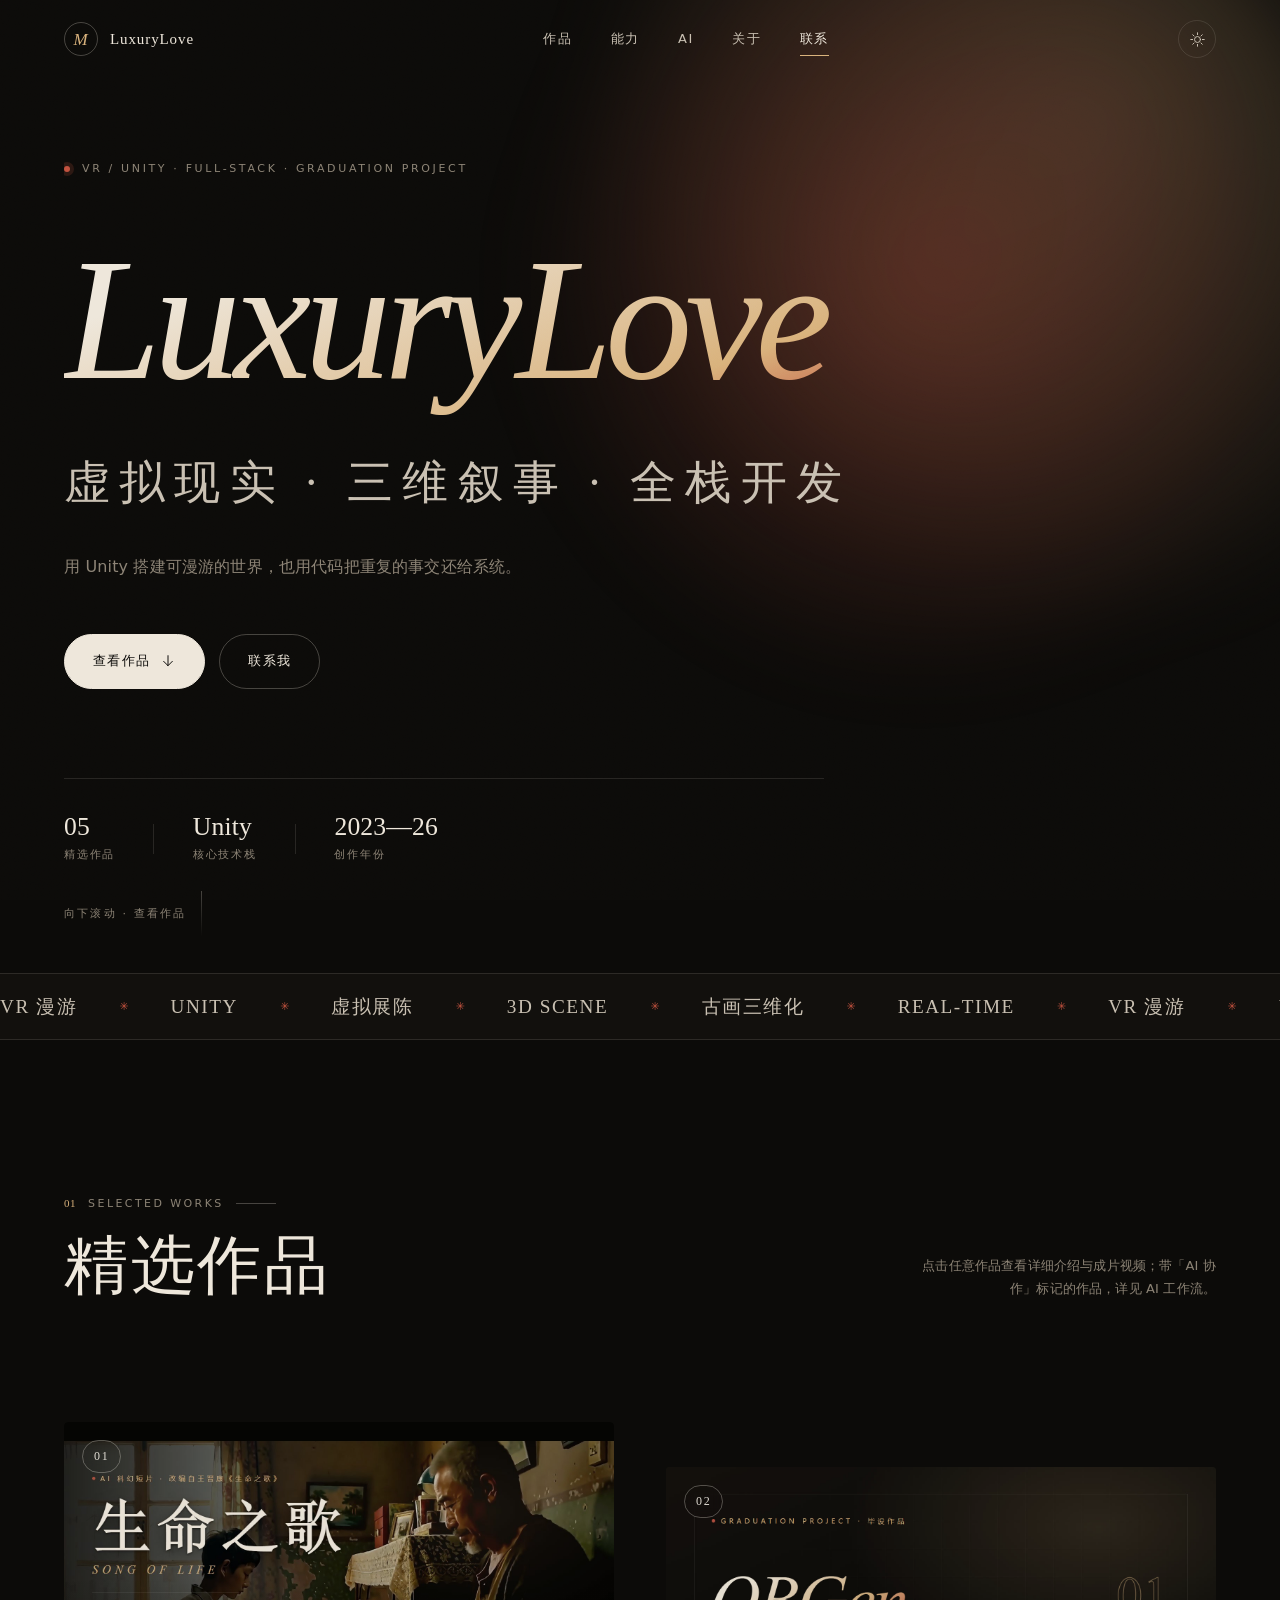
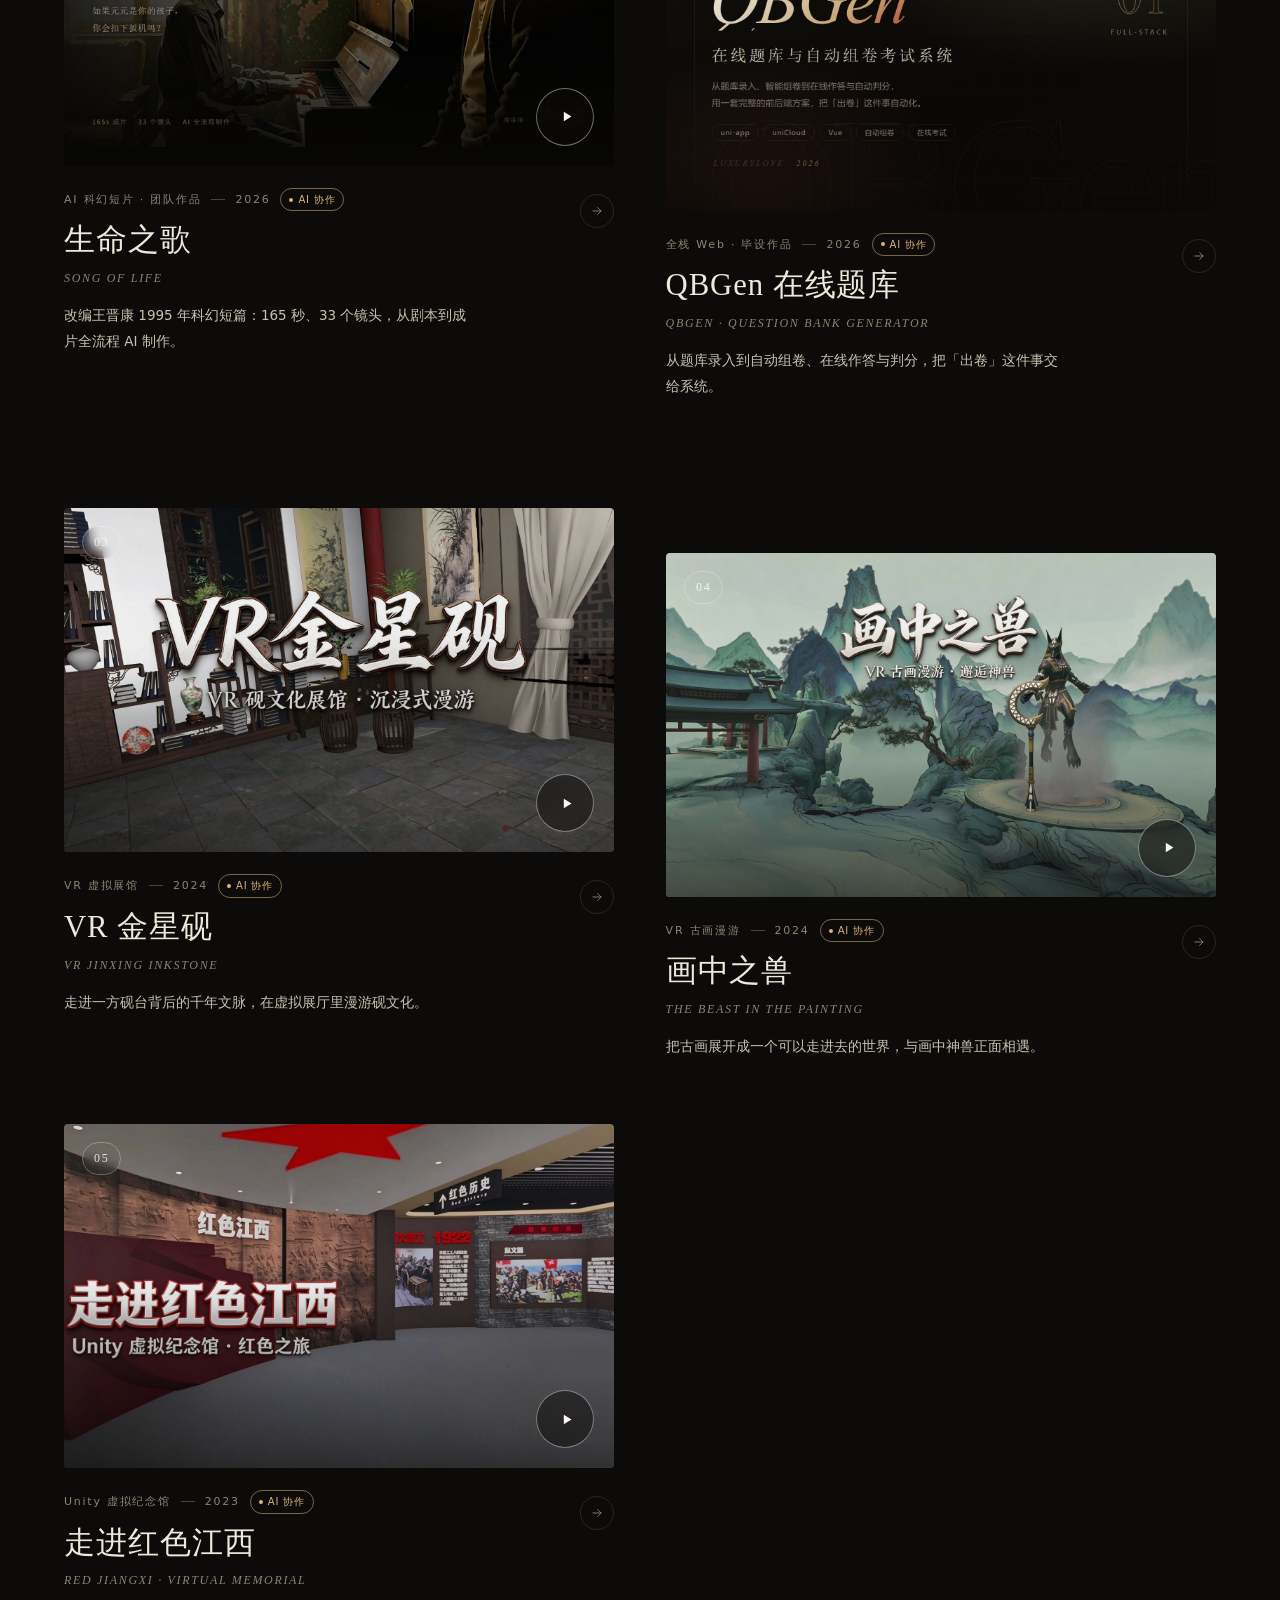
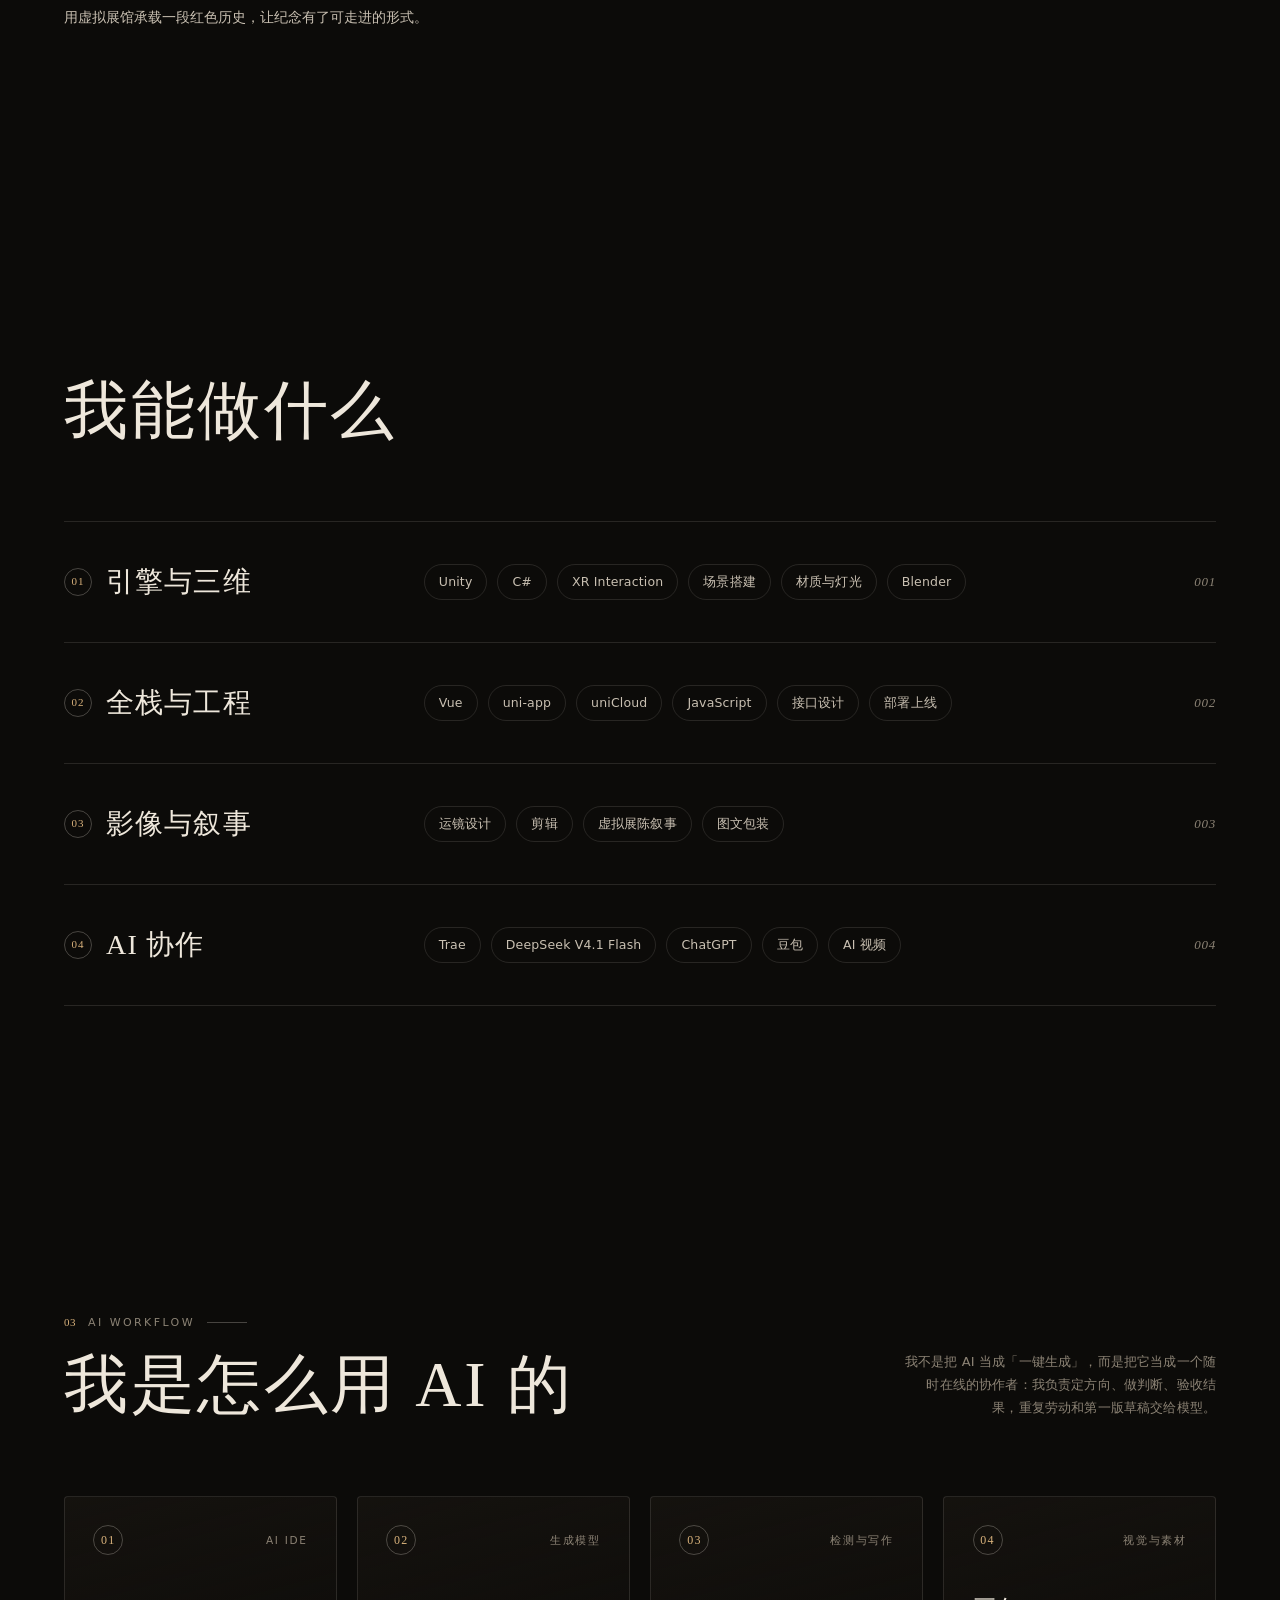
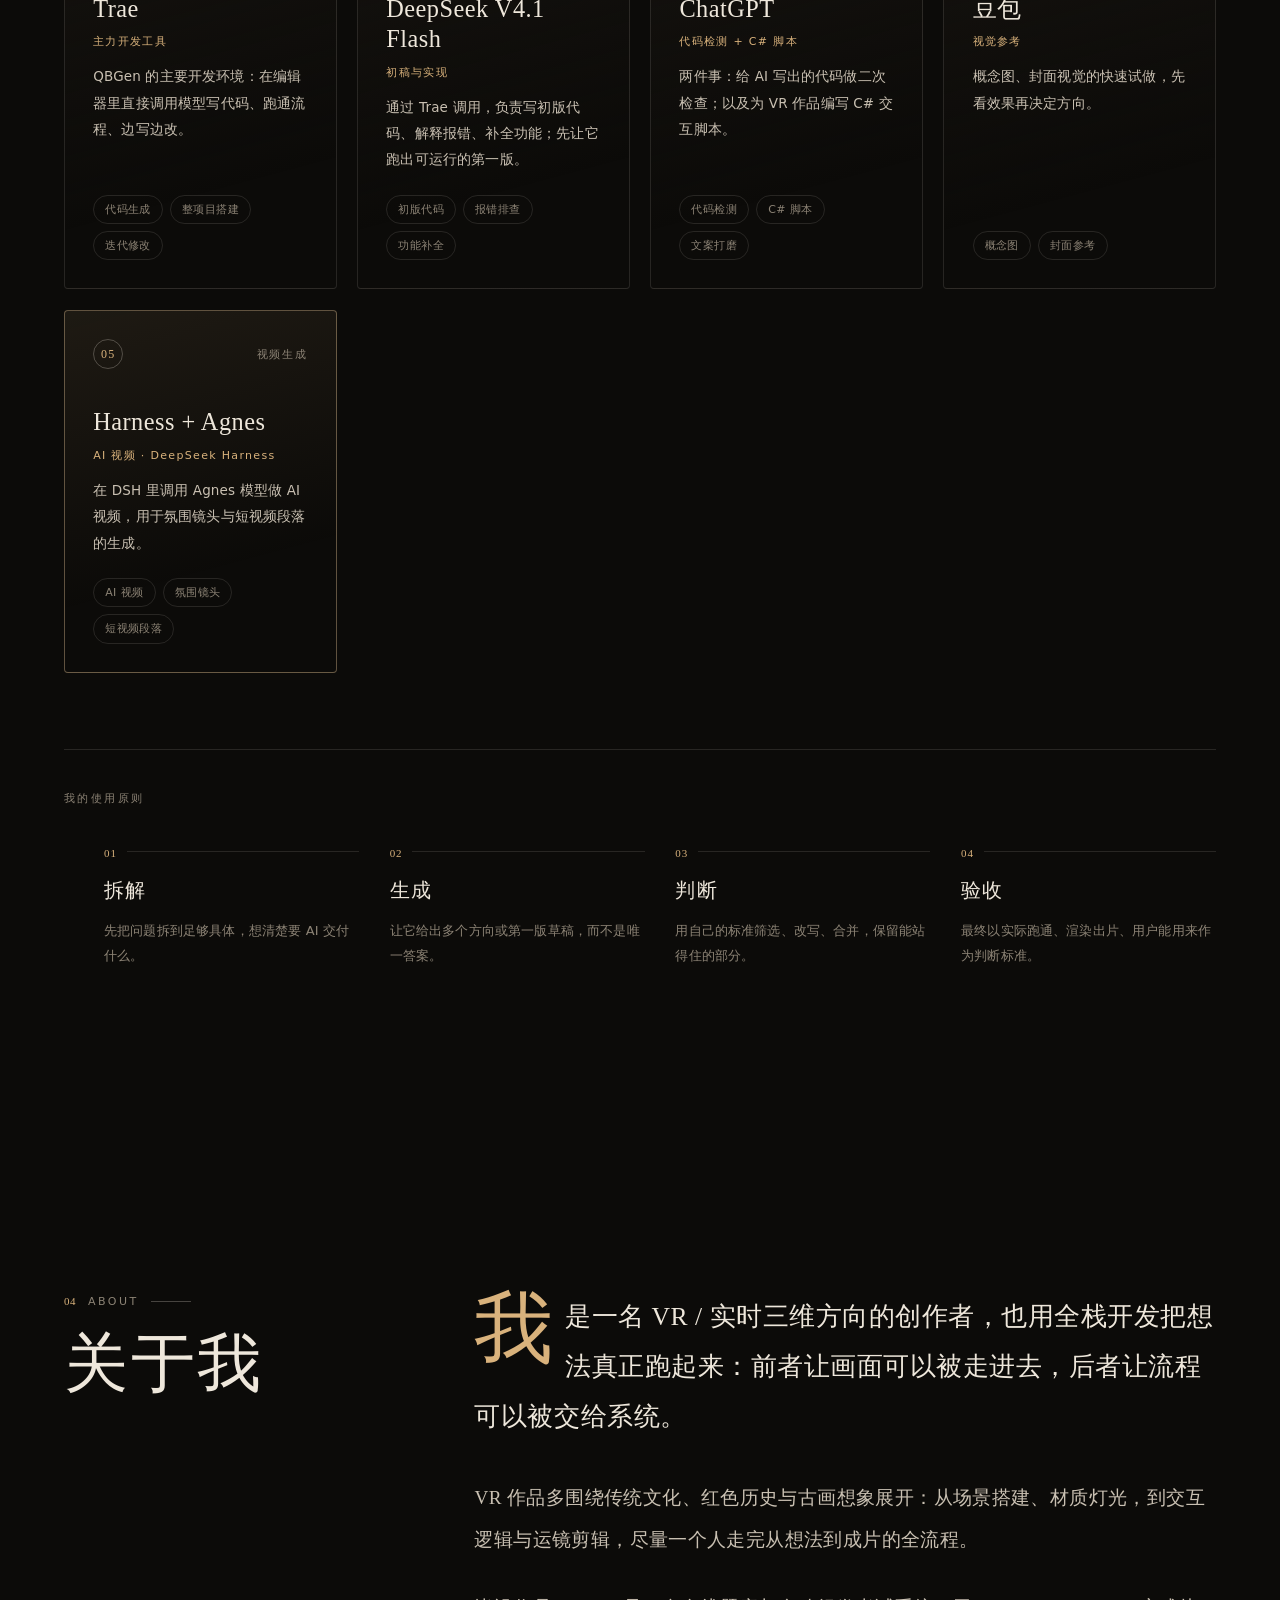
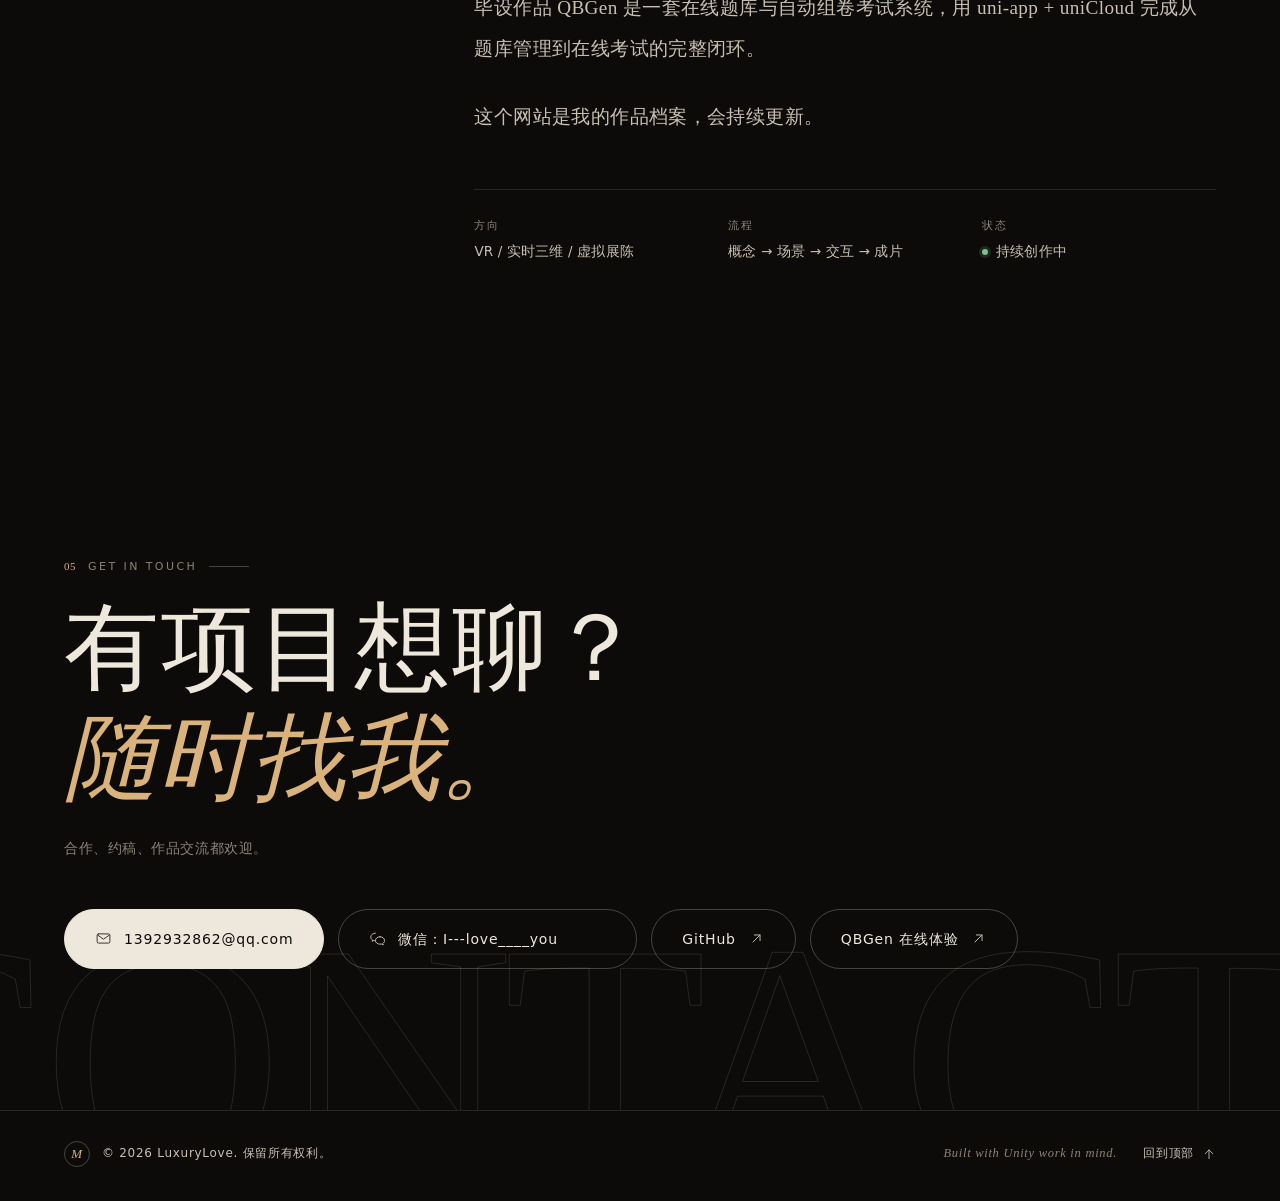
<file: index.html>
<!DOCTYPE html>
<html lang="zh-CN" data-theme="dark">
<head>
<meta charset="UTF-8" />
<meta name="viewport" content="width=device-width, initial-scale=1.0" />
<meta name="description" content="LuxuryLove · VR / Unity 三维作品集：VR 虚拟展馆、古画三维漫游、虚拟纪念馆。" />
<meta name="robots" content="noindex" />
<meta name="theme-color" content="#0c0b09" />
<title>LuxuryLove · 作品集 | VR · 全栈 · AI 影像</title>

<link rel="icon" href="data:image/svg+xml,%3Csvg xmlns='http://www.w3.org/2000/svg' viewBox='0 0 64 64'%3E%3Crect width='64' height='64' rx='14' fill='%230c0b09'/%3E%3Cpath d='M18 44V20h5l9 13 9-13h5v24h-6V31l-8 11-8-11v13z' fill='%23d9b27c'/%3E%3C/svg%3E" />

<!-- 字体使用系统字体：国内访问 Google Fonts 会被阻断并阻塞首屏 -->

<link rel="stylesheet" href="styles.css" />
<noscript>
  <style>
    .reveal, .work-card, .skill-row { opacity: 1 !important; transform: none !important; }
    .hero .scroll-hint { display: none; }
  </style>
</noscript>
</head>
<body>

<div class="grain" aria-hidden="true"></div>

<!-- 开发/截图辅助：?theme=light 强制亮色、?motion=off 直接显示全部内容、?scroll=0.5 打开即滚到指定比例、?open=作品id 直接打开详情。可保留，不影响正常访问。 -->
<script>
(function () {
  try {
    var q = new URLSearchParams(location.search);
    var root = document.documentElement;
    var theme = q.get("theme");
    if (theme === "light" || theme === "dark") root.setAttribute("data-theme", theme);
    if (q.get("motion") === "off") root.classList.add("no-motion");
    if (q.get("snap") === "1") root.classList.add("snap");
    var s = parseFloat(q.get("scroll"));
    if (!isNaN(s) && s > 0) {
      var go = function () { window.scrollTo(0, document.documentElement.scrollHeight * s); };
      window.addEventListener("load", function () { setTimeout(go, 60); });
    }
  } catch (e) {}
})();
</script>

<!-- ================= 顶部导航 ================= -->
<header class="site-header" id="siteHeader">
  <a class="brand" href="#top" aria-label="回到顶部">
    <span class="brand-mark" aria-hidden="true">M</span>
    <span class="brand-name">LuxuryLove</span>
  </a>

  <nav class="site-nav" aria-label="主导航">
    <a href="#works" data-nav="works">作品</a>
    <a href="#skills" data-nav="skills">能力</a>
    <a href="#ai" data-nav="ai">AI</a>
    <a href="#about" data-nav="about">关于</a>
    <a href="#contact" data-nav="contact">联系</a>
  </nav>

  <div class="header-tools">
    <button class="theme-toggle" id="themeToggle" type="button" aria-label="切换明暗主题" title="切换明暗主题">
      <svg class="ico-sun" viewBox="0 0 24 24" fill="none" stroke="currentColor" stroke-width="1.4" stroke-linecap="round"><circle cx="12" cy="12" r="4.2"/><path d="M12 2.5v2.6M12 18.9v2.6M2.5 12h2.6M18.9 12h2.6M5.3 5.3l1.8 1.8M16.9 16.9l1.8 1.8M18.7 5.3l-1.8 1.8M7.1 16.9l-1.8 1.8"/></svg>
      <svg class="ico-moon" viewBox="0 0 24 24" fill="none" stroke="currentColor" stroke-width="1.4" stroke-linecap="round" stroke-linejoin="round"><path d="M20 14.6A8.4 8.4 0 1 1 9.4 4a6.8 6.8 0 0 0 10.6 10.6Z"/></svg>
    </button>
  </div>
</header>

<main id="top">

  <!-- ================= 首屏 ================= -->
  <section class="hero" id="hero">
    <div class="hero-glow" aria-hidden="true"></div>
    <div class="hero-inner">
      <p class="eyebrow reveal" data-reveal-delay="0">
        <span class="dot" aria-hidden="true"></span>
        <span id="eyebrowText">VR DEVELOPER / 3D SCENE / VIRTUAL EXHIBITION</span>
      </p>

      <h1 class="hero-title">
        <span class="line reveal" data-reveal-delay="80">
          <em class="hero-name" id="heroName">LuxuryLove</em>
        </span>
        <span class="line line-cn reveal" data-reveal-delay="180" id="heroCn">虚拟现实 · 三维叙事</span>
      </h1>

      <p class="hero-lede reveal" data-reveal-delay="280" id="heroTagline">
        用 Unity 搭建可漫游的世界，把文化、历史与想象装进虚拟现场。
      </p>

      <div class="hero-actions reveal" data-reveal-delay="380">
        <a class="btn btn-primary" href="#works">
          <span>查看作品</span>
          <svg viewBox="0 0 24 24" fill="none" stroke="currentColor" stroke-width="1.5" stroke-linecap="round" stroke-linejoin="round" aria-hidden="true"><path d="M12 4v15M5.5 12.5 12 19l6.5-6.5"/></svg>
        </a>
        <a class="btn btn-ghost" href="#contact">
          <span>联系我</span>
        </a>
      </div>

      <div class="hero-meta reveal" data-reveal-delay="460">
        <div class="meta-item">
          <span class="meta-num" id="workCount">03</span>
          <span class="meta-label">精选作品</span>
        </div>
        <div class="meta-divider" aria-hidden="true"></div>
        <div class="meta-item">
          <span class="meta-num">Unity</span>
          <span class="meta-label">核心技术栈</span>
        </div>
        <div class="meta-divider" aria-hidden="true"></div>
        <div class="meta-item">
          <span class="meta-num" id="yearRange">2023—26</span>
          <span class="meta-label">创作年份</span>
        </div>
      </div>
    </div>

    <div class="scroll-hint" aria-hidden="true">
      <span id="scrollHintText">向下滚动 · 查看作品</span>
      <span class="scroll-line"></span>
    </div>
  </section>

  <!-- ================= 关键词滚动带 ================= -->
  <div class="ticker" aria-hidden="true">
    <div class="ticker-track">
      <span>VR 漫游</span><i>✳</i><span>UNITY</span><i>✳</i><span>虚拟展陈</span><i>✳</i><span>3D SCENE</span><i>✳</i><span>古画三维化</span><i>✳</i><span>REAL-TIME</span><i>✳</i>
      <span>VR 漫游</span><i>✳</i><span>UNITY</span><i>✳</i><span>虚拟展陈</span><i>✳</i><span>3D SCENE</span><i>✳</i><span>古画三维化</span><i>✳</i><span>REAL-TIME</span><i>✳</i>
    </div>
  </div>

  <!-- ================= 作品 ================= -->
  <section class="section works" id="works">
    <div class="section-head">
      <div>
        <p class="section-kicker reveal"><span>01</span> Selected Works</p>
        <h2 class="section-title reveal">精选作品</h2>
      </div>
      <p class="section-note reveal">点击任意作品查看详细介绍与成片视频；带「AI 协作」标记的作品，详见 AI 工作流。</p>
    </div>

    <div class="works-grid" id="worksGrid">
      <!-- 由 main.js 根据 data.js 生成 -->
    </div>
  </section>

  <!-- ================= 能力 ================= -->
  <section class="section skills" id="skills">
    <div class="section-head">
      <div>
        <p class="section-kicker reveal"><span>02</span> Capabilities</p>
        <h2 class="section-title reveal">我能做什么</h2>
      </div>
    </div>

    <div class="skill-list" id="skillList">
      <!-- 由 main.js 生成 -->
    </div>
  </section>

  <!-- ================= AI 工作流 ================= -->
  <section class="section ai" id="ai">
    <div class="section-head">
      <div>
        <p class="section-kicker reveal"><span>03</span> AI Workflow</p>
        <h2 class="section-title reveal">我是怎么用 AI 的</h2>
      </div>
      <p class="section-note reveal" id="aiIntro">我不是把 AI 当成「一键生成」，而是把它当成一个随时在线的协作者。</p>
    </div>

    <div class="ai-grid" id="aiToolGrid">
      <!-- 由 main.js 生成 -->
    </div>

    <div class="ai-flow reveal">
      <p class="ai-flow-label">我的使用原则</p>
      <ol class="ai-flow-steps" id="aiFlow">
        <!-- 由 main.js 生成 -->
      </ol>
    </div>
  </section>

  <!-- ================= 关于 ================= -->
  <section class="section about" id="about">
    <div class="about-grid">
      <div class="about-side reveal">
        <p class="section-kicker"><span>04</span> About</p>
        <h2 class="section-title">关于我</h2>
        <div class="about-avatar" id="aboutAvatar" hidden>
          <img alt="LuxuryLove 的头像" id="avatarImg" />
        </div>
      </div>

      <div class="about-main">
        <div class="about-text" id="aboutText">
          <!-- 由 main.js 生成 -->
        </div>

        <div class="about-facts reveal">
          <div class="fact">
            <span class="fact-label">方向</span>
            <span class="fact-value">VR / 实时三维 / 虚拟展陈</span>
          </div>
          <div class="fact">
            <span class="fact-label">流程</span>
            <span class="fact-value">概念 → 场景 → 交互 → 成片</span>
          </div>
          <div class="fact">
            <span class="fact-label">状态</span>
            <span class="fact-value"><span class="status-dot" aria-hidden="true"></span>持续创作中</span>
          </div>
        </div>
      </div>
    </div>
  </section>

  <!-- ================= 联系 ================= -->
  <section class="section contact" id="contact">
    <div class="contact-inner">
      <p class="section-kicker reveal"><span>05</span> Get in touch</p>
      <h2 class="contact-title reveal">有项目想聊？<br /><em>随时找我。</em></h2>
      <p class="contact-sub reveal">合作、约稿、作品交流都欢迎。</p>

      <div class="contact-actions reveal" id="contactActions">
        <!-- 由 main.js 生成 -->
      </div>
    </div>

    <div class="contact-bg-text" aria-hidden="true">CONTACT</div>
  </section>

</main>

<!-- ================= 页脚 ================= -->
<footer class="site-footer">
  <div class="footer-left">
    <span class="brand-mark small" aria-hidden="true">M</span>
    <span>© <span id="year">2026</span> LuxuryLove. 保留所有权利。</span>
  </div>
  <div class="footer-right">
    <span class="footer-hint">Built with Unity work in mind.</span>
    <a href="#top" class="to-top">回到顶部 <svg viewBox="0 0 24 24" fill="none" stroke="currentColor" stroke-width="1.5" stroke-linecap="round" stroke-linejoin="round" aria-hidden="true"><path d="M12 20V5M5.5 11.5 12 5l6.5 6.5"/></svg></a>
  </div>
</footer>

<!-- ================= 作品详情弹窗 ================= -->
<div class="modal" id="modal" hidden>
  <div class="modal-backdrop" data-close-modal></div>
  <div class="modal-panel" role="dialog" aria-modal="true" aria-labelledby="modalTitle" tabindex="-1">
    <button class="modal-close" type="button" aria-label="关闭" data-close-modal>
      <svg viewBox="0 0 24 24" fill="none" stroke="currentColor" stroke-width="1.5" stroke-linecap="round"><path d="M6 6l12 12M18 6 6 18"/></svg>
    </button>

    <div class="modal-top">
      <div class="modal-media" id="modalMedia">
        <!-- 视频 / 封面 -->
      </div>

      <div class="modal-head">
        <p class="modal-eyebrow" id="modalEyebrow"></p>
        <h3 class="modal-title" id="modalTitle"></h3>
        <p class="modal-en" id="modalEn"></p>
        <div class="modal-meta" id="modalMeta"></div>
        <div class="modal-tags" id="modalTags"></div>
      </div>
    </div>

    <div class="modal-body">
      <div class="modal-link-row" id="modalLinkRow" hidden>
        <a class="modal-link" id="modalLink" href="#" target="_blank" rel="noopener noreferrer">
          <span>在线体验</span>
          <svg viewBox="0 0 24 24" fill="none" stroke="currentColor" stroke-width="1.5" stroke-linecap="round" stroke-linejoin="round" aria-hidden="true"><path d="M7 17 17 7M9 7h8v8"/></svg>
        </a>
      </div>

      <div class="modal-ai" id="modalAi" hidden>
        <h4>AI 协作</h4>
        <div class="modal-ai-tools" id="modalAiTools"></div>
        <p class="modal-ai-note" id="modalAiNote"></p>
      </div>

      <div class="modal-copy" id="modalCopy"></div>
      <p class="modal-credits" id="modalCredits" hidden></p>

      <div class="modal-section" id="modalHighlightsWrap">
        <h4>做了什么</h4>
        <ul class="modal-highlights" id="modalHighlights"></ul>
      </div>
    </div>
  </div>
</div>

<script src="data.js"></script>
<script src="main.js"></script>
</body>
</html>
</file>
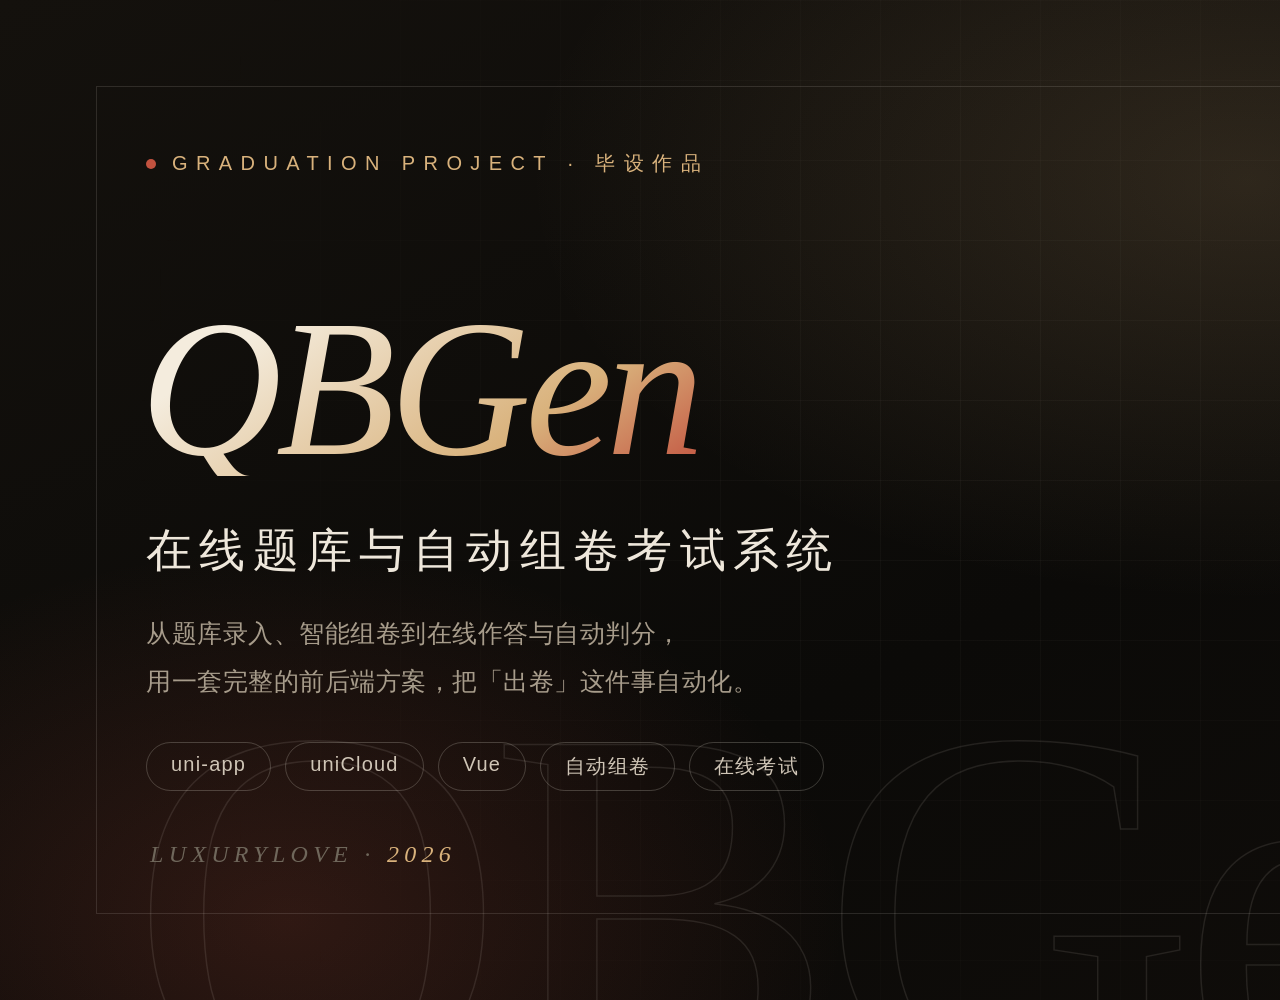
<file: assets/qbgen-cover.html>
<!DOCTYPE html>
<html lang="zh-CN">
<head>
<meta charset="utf-8">
<style>
  html,body{margin:0;padding:0;width:1600px;height:1000px;overflow:hidden}
  .cover{
    position:relative;width:1600px;height:1000px;
    background:
      radial-gradient(1200px 700px at 78% 18%, rgba(217,178,124,.16), transparent 60%),
      radial-gradient(900px 600px at 18% 92%, rgba(194,82,63,.20), transparent 62%),
      linear-gradient(155deg,#14110d 0%,#0b0a08 62%,#100d0a 100%);
    font-family:"Microsoft YaHei",sans-serif;color:#eee7db;overflow:hidden;
  }
  .grid{
    position:absolute;inset:0;
    background-image:
      linear-gradient(rgba(238,231,219,.045) 1px, transparent 1px),
      linear-gradient(90deg, rgba(238,231,219,.045) 1px, transparent 1px);
    background-size:80px 80px;
    mask-image:radial-gradient(circle at 60% 45%, rgba(0,0,0,.9), transparent 78%);
    -webkit-mask-image:radial-gradient(circle at 60% 45%, rgba(0,0,0,.9), transparent 78%);
  }
  .big{
    position:absolute;right:-40px;bottom:-170px;
    font-family:"Times New Roman",serif;font-size:520px;line-height:1;
    color:transparent;-webkit-text-stroke:1.5px rgba(238,231,219,.10);
    letter-spacing:-.03em;user-select:none;
  }
  .frame{
    position:absolute;left:96px;top:86px;right:96px;bottom:86px;
    border:1px solid rgba(238,231,219,.13);
  }
  .label{
    position:absolute;left:146px;top:150px;
    display:flex;align-items:center;gap:16px;
    font-size:20px;letter-spacing:.42em;color:#d9b27c;
  }
  .label i{display:block;width:10px;height:10px;background:#c2523f;border-radius:50%}
  h1{
    position:absolute;left:140px;top:300px;margin:0;
    font-family:"Times New Roman",serif;font-style:italic;font-weight:400;
    font-size:196px;line-height:.9;letter-spacing:-.03em;
    background:linear-gradient(145deg,#f4ecdd 20%,#d9b27c 70%,#c2523f 100%);
    -webkit-background-clip:text;background-clip:text;color:transparent;
  }
  .cn{
    position:absolute;left:146px;top:520px;
    font-family:"SimSun","Songti SC",serif;font-size:46px;letter-spacing:.16em;color:#eee7db;
  }
  .desc{
    position:absolute;left:146px;top:610px;max-width:760px;
    font-size:25px;line-height:1.9;color:#a79c8b;letter-spacing:.02em;
  }
  .tags{
    position:absolute;left:146px;top:742px;display:flex;gap:14px;flex-wrap:wrap;
  }
  .tags span{
    padding:10px 24px;border:1px solid rgba(238,231,219,.22);border-radius:999px;
    font-size:20px;color:#cfc5b6;letter-spacing:.06em;
  }
  .side{
    position:absolute;right:150px;top:300px;text-align:right;
  }
  .side .num{
    font-family:"Times New Roman",serif;font-size:150px;line-height:1;color:transparent;
    -webkit-text-stroke:1.6px rgba(217,178,124,.55);
  }
  .side .cap{
    margin-top:18px;font-size:18px;letter-spacing:.34em;color:#8c8375;
  }
  .foot{
    position:absolute;left:150px;bottom:132px;
    font-family:"Times New Roman",serif;font-style:italic;font-size:24px;
    letter-spacing:.22em;color:#6f675b;
  }
  .foot b{font-weight:400;color:#d9b27c}
</style>
</head>
<body>
<div class="cover">
  <div class="grid"></div>
  <div class="big">QBGen</div>
  <div class="frame"></div>

  <div class="label"><i></i>GRADUATION PROJECT · 毕设作品</div>

  <h1>QBGen</h1>
  <div class="cn">在线题库与自动组卷考试系统</div>
  <div class="desc">
    从题库录入、智能组卷到在线作答与自动判分，<br>
    用一套完整的前后端方案，把「出卷」这件事自动化。
  </div>
  <div class="tags">
    <span>uni-app</span><span>uniCloud</span><span>Vue</span><span>自动组卷</span><span>在线考试</span>
  </div>

  <div class="side">
    <div class="num">01</div>
    <div class="cap">FULL-STACK</div>
  </div>

  <div class="foot">LUXURYLOVE · <b>2026</b></div>
</div>
</body>
</html>
</file>
<file: styles.css>
/* ============================================================
   LuxuryLove · Personal Portfolio
   ============================================================ */

/* ---------- 设计变量 ---------- */
:root {
  --bg: #0c0b09;
  --bg-soft: #12100d;
  --bg-elev: #171410;
  --text: #eee7db;
  --text-soft: #c9c0b2;
  --muted: #8c8375;
  --line: rgba(238, 231, 219, 0.12);
  --line-strong: rgba(238, 231, 219, 0.26);
  --accent: #d9b27c;
  --accent-2: #c2523f;
  --accent-ink: #1a1208;
  --shadow: 0 30px 80px -30px rgba(0, 0, 0, 0.8);

  /* 全部使用系统字体，避免国内加载 Google Fonts 被阻断 */
  --font-display: Georgia, "Times New Roman", "Songti SC", "STSong", "SimSun", serif;
  --font-serif-cn: "Songti SC", "STSong", "SimSun", "Noto Serif CJK SC", serif;
  --font-sans: "PingFang SC", "Hiragino Sans GB", "Microsoft YaHei", system-ui, -apple-system, "Segoe UI", sans-serif;

  --margin: clamp(20px, 5vw, 88px);
  --max: 1560px;
  --radius: 4px;
  --ease: cubic-bezier(0.22, 0.61, 0.36, 1);
  --ease-out: cubic-bezier(0.16, 1, 0.3, 1);
}

html[data-theme="light"] {
  --bg: #f3ede2;
  --bg-soft: #ebe4d6;
  --bg-elev: #fffaf1;
  --text: #1b1712;
  --text-soft: #4a4339;
  --muted: #7c7366;
  --line: rgba(27, 23, 18, 0.14);
  --line-strong: rgba(27, 23, 18, 0.32);
  --accent: #a8793f;
  --accent-2: #a63f2d;
  --accent-ink: #fffaf1;
  --shadow: 0 30px 70px -36px rgba(60, 45, 25, 0.4);
}

/* ---------- 基础 ---------- */
*,
*::before,
*::after { box-sizing: border-box; }

html {
  scroll-behavior: smooth;
  -webkit-text-size-adjust: 100%;
}

body {
  margin: 0;
  background: var(--bg);
  color: var(--text);
  font-family: var(--font-sans);
  font-size: 16px;
  line-height: 1.75;
  font-weight: 300;
  letter-spacing: 0.01em;
  overflow-x: hidden;
  transition: background-color 0.5s var(--ease), color 0.5s var(--ease);
}

img { display: block; max-width: 100%; }
a { color: inherit; text-decoration: none; }
button { font: inherit; color: inherit; background: none; border: 0; cursor: pointer; }
::selection { background: var(--accent); color: var(--accent-ink); }

h1, h2, h3, h4 {
  margin: 0;
  font-weight: 300;
  line-height: 1.08;
  letter-spacing: -0.01em;
}

p { margin: 0; }
ul { margin: 0; padding: 0; list-style: none; }

/* 颗粒质感 */
.grain {
  position: fixed;
  inset: 0;
  z-index: 200;
  pointer-events: none;
  opacity: 0.045;
  mix-blend-mode: overlay;
  background-image: url("data:image/svg+xml,%3Csvg xmlns='http://www.w3.org/2000/svg' width='220' height='220'%3E%3Cfilter id='n'%3E%3CfeTurbulence type='fractalNoise' baseFrequency='0.85' numOctaves='3' stitchTiles='stitch'/%3E%3C/filter%3E%3Crect width='100%25' height='100%25' filter='url(%23n)'/%3E%3C/svg%3E");
}
html[data-theme="light"] .grain { opacity: 0.05; }

/* 通用容器 */
.section {
  position: relative;
  padding: clamp(90px, 12vw, 180px) var(--margin);
  max-width: var(--max);
  margin: 0 auto;
}

/* ---------- 进场动画 ---------- */
.reveal {
  opacity: 0;
  transform: translateY(28px);
  transition: opacity 1s var(--ease-out), transform 1s var(--ease-out);
  transition-delay: var(--reveal-delay, 0ms);
}
.reveal.is-in {
  opacity: 1;
  transform: none;
}
html.no-motion .reveal,
html.no-motion .work-card,
html.no-motion .ai-card,
html.no-motion .skill-row {
  opacity: 1 !important;
  transform: none !important;
  transition: none !important;
}

/* 截图辅助：长窗口截整页时，首屏按内容高度排版 */
html.snap .hero { min-height: 0; height: auto; padding-top: 150px; padding-bottom: 90px; }
html.snap .scroll-hint { display: none; }

/* 作品卡片按内容高度排布，避免右侧错位留出大段空白 */
.works-grid { grid-auto-rows: min-content; }

@media (prefers-reduced-motion: reduce) {
  html { scroll-behavior: auto; }
  .reveal { opacity: 1; transform: none; transition: none; }
  .work-card, .skill-row { opacity: 1 !important; transform: none !important; }
}

/* ============================================================
   顶部导航
   ============================================================ */
.site-header {
  position: fixed;
  top: 0;
  left: 0;
  right: 0;
  z-index: 100;
  display: flex;
  align-items: center;
  justify-content: space-between;
  gap: 24px;
  padding: 20px var(--margin);
  transition: background-color 0.4s var(--ease), padding 0.4s var(--ease), border-color 0.4s var(--ease);
  border-bottom: 1px solid transparent;
}
.site-header.is-scrolled {
  padding-top: 13px;
  padding-bottom: 13px;
  background: color-mix(in srgb, var(--bg) 82%, transparent);
  -webkit-backdrop-filter: blur(16px) saturate(140%);
  backdrop-filter: blur(16px) saturate(140%);
  border-bottom-color: var(--line);
}

.brand {
  display: inline-flex;
  align-items: center;
  gap: 12px;
  font-family: var(--font-display);
  font-size: 15px;
  letter-spacing: 0.06em;
}
.brand-mark {
  display: grid;
  place-items: center;
  width: 34px;
  height: 34px;
  border: 1px solid var(--line-strong);
  border-radius: 50%;
  font-family: var(--font-display);
  font-style: italic;
  font-size: 17px;
  line-height: 1;
  color: var(--accent);
  transition: background-color 0.35s var(--ease), color 0.35s var(--ease), border-color 0.35s var(--ease);
}
.brand:hover .brand-mark {
  background: var(--accent);
  border-color: var(--accent);
  color: var(--accent-ink);
}
.brand-mark.small {
  width: 26px;
  height: 26px;
  font-size: 13px;
}

.site-nav {
  display: flex;
  align-items: center;
  gap: clamp(18px, 3vw, 42px);
  font-size: 13px;
  letter-spacing: 0.12em;
  color: var(--text-soft);
}
.site-nav a {
  position: relative;
  padding: 6px 0;
  transition: color 0.3s var(--ease);
}
.site-nav a::after {
  content: "";
  position: absolute;
  left: 0;
  bottom: 0;
  width: 100%;
  height: 1px;
  background: var(--accent);
  transform: scaleX(0);
  transform-origin: right;
  transition: transform 0.45s var(--ease-out);
}
.site-nav a:hover,
.site-nav a.is-active { color: var(--text); }
.site-nav a:hover::after,
.site-nav a.is-active::after {
  transform: scaleX(1);
  transform-origin: left;
}

.header-tools { display: flex; align-items: center; gap: 10px; }

.theme-toggle {
  display: grid;
  place-items: center;
  width: 38px;
  height: 38px;
  border: 1px solid var(--line);
  border-radius: 50%;
  color: var(--text-soft);
  transition: border-color 0.3s var(--ease), color 0.3s var(--ease), transform 0.3s var(--ease);
}
.theme-toggle:hover {
  border-color: var(--line-strong);
  color: var(--accent);
  transform: rotate(-12deg);
}
.theme-toggle svg { width: 17px; height: 17px; }
.theme-toggle .ico-moon { display: none; }
html[data-theme="light"] .theme-toggle .ico-sun { display: none; }
html[data-theme="light"] .theme-toggle .ico-moon { display: block; }

/* ============================================================
   首屏
   ============================================================ */
.hero {
  position: relative;
  min-height: 100svh;
  display: flex;
  flex-direction: column;
  justify-content: center;
  padding: clamp(120px, 17vh, 200px) var(--margin) clamp(80px, 12vh, 120px);
  overflow: hidden;
}

.hero-inner { overflow: clip; }
@media (max-width: 480px) {
  .hero-inner { overflow: visible; }
}

.hero-glow {
  position: absolute;
  top: -18%;
  right: -8%;
  width: min(72vw, 980px);
  aspect-ratio: 1;
  border-radius: 50%;
  background:
    radial-gradient(circle at 50% 50%, rgba(194, 82, 63, 0.34), transparent 62%),
    radial-gradient(circle at 70% 30%, rgba(217, 178, 124, 0.22), transparent 58%);
  filter: blur(38px);
  animation: floatGlow 16s ease-in-out infinite alternate;
  pointer-events: none;
}
html[data-theme="light"] .hero-glow {
  background:
    radial-gradient(circle at 50% 50%, rgba(194, 82, 63, 0.18), transparent 62%),
    radial-gradient(circle at 70% 30%, rgba(168, 121, 63, 0.2), transparent 58%);
}
@keyframes floatGlow {
  from { transform: translate3d(0, 0, 0) scale(1); }
  to   { transform: translate3d(-4%, 5%, 0) scale(1.08); }
}

.hero-inner {
  position: relative;
  z-index: 2;
  max-width: var(--max);
  width: 100%;
  margin: 0 auto;
}

.eyebrow {
  display: inline-flex;
  align-items: center;
  gap: 12px;
  max-width: 100%;
  font-size: 11px;
  letter-spacing: 0.24em;
  text-transform: uppercase;
  color: var(--muted);
  margin-bottom: clamp(26px, 4vw, 44px);
  line-height: 1.7;
}
.eyebrow .dot {
  width: 6px;
  height: 6px;
  border-radius: 50%;
  background: var(--accent-2);
  box-shadow: 0 0 0 4px color-mix(in srgb, var(--accent-2) 18%, transparent);
  animation: pulse 2.6s ease-in-out infinite;
}
@keyframes pulse {
  0%, 100% { box-shadow: 0 0 0 4px color-mix(in srgb, var(--accent-2) 16%, transparent); }
  50% { box-shadow: 0 0 0 8px color-mix(in srgb, var(--accent-2) 4%, transparent); }
}

.hero-title { display: block; }
.hero-title .line { display: block; }

.hero-name {
  display: inline-block;
  font-family: var(--font-display);
  font-style: italic;
  font-weight: 300;
  font-size: clamp(46px, 13.6vw, 206px);
  line-height: 1;
  letter-spacing: -0.04em;
  padding: 0.06em 0.16em 0.1em 0.02em;
  margin-left: -0.02em;
  background: linear-gradient(160deg, var(--text) 22%, var(--accent) 78%, var(--accent-2));
  -webkit-background-clip: text;
  background-clip: text;
  color: transparent;
}

.line-cn {
  margin-top: clamp(16px, 2.6vw, 34px);
  font-family: var(--font-serif-cn);
  font-weight: 300;
  font-size: clamp(20px, 3.6vw, 52px);
  letter-spacing: 0.2em;
  color: var(--text-soft);
}

.hero-lede {
  width: 100%;
  max-width: 34em;
  margin-top: clamp(26px, 3.4vw, 44px);
  font-size: clamp(15px, 1.25vw, 18px);
  line-height: 2;
  color: var(--muted);
  overflow-wrap: break-word;
  word-break: break-word;
}

.hero-actions {
  display: flex;
  flex-wrap: wrap;
  gap: 14px;
  margin-top: clamp(32px, 4vw, 52px);
}

.btn {
  display: inline-flex;
  align-items: center;
  gap: 10px;
  padding: 15px 28px;
  border-radius: 999px;
  font-size: 13px;
  letter-spacing: 0.1em;
  border: 1px solid var(--line-strong);
  transition: background-color 0.4s var(--ease), color 0.4s var(--ease), border-color 0.4s var(--ease), transform 0.4s var(--ease-out);
}
.btn svg { width: 16px; height: 16px; transition: transform 0.4s var(--ease-out); }
.btn:hover { transform: translateY(-3px); }
.btn-primary {
  background: var(--text);
  border-color: var(--text);
  color: var(--bg);
}
.btn-primary:hover { background: var(--accent); border-color: var(--accent); color: var(--accent-ink); }
.btn-primary:hover svg { transform: translateY(3px); }
.btn-ghost:hover { border-color: var(--accent); color: var(--accent); }

.hero-meta {
  display: flex;
  align-items: center;
  gap: clamp(18px, 3vw, 42px);
  margin-top: clamp(48px, 7vw, 92px);
  padding-top: clamp(22px, 3vw, 34px);
  border-top: 1px solid var(--line);
  max-width: 760px;
}
.meta-item { display: flex; flex-direction: column; gap: 4px; }
.meta-num {
  font-family: var(--font-display);
  font-size: clamp(18px, 2vw, 26px);
  line-height: 1.1;
  color: var(--text);
}
.meta-label {
  font-size: 11px;
  letter-spacing: 0.16em;
  color: var(--muted);
}
.meta-divider { width: 1px; height: 30px; background: var(--line); }

.scroll-hint {
  position: absolute;
  left: var(--margin);
  bottom: clamp(24px, 4vh, 42px);
  display: flex;
  align-items: center;
  gap: 14px;
  font-size: 11px;
  letter-spacing: 0.2em;
  color: var(--muted);
  z-index: 2;
}
.scroll-line {
  display: block;
  width: 1px;
  height: 46px;
  background: linear-gradient(to bottom, var(--line-strong), transparent);
  position: relative;
  overflow: hidden;
}
.scroll-line::after {
  content: "";
  position: absolute;
  top: -50%;
  left: 0;
  width: 100%;
  height: 50%;
  background: var(--accent);
  animation: scrollDrop 2.4s var(--ease) infinite;
}
@keyframes scrollDrop {
  0% { transform: translateY(0); opacity: 0; }
  30% { opacity: 1; }
  100% { transform: translateY(300%); opacity: 0; }
}

/* ============================================================
   滚动关键词带
   ============================================================ */
.ticker {
  overflow: hidden;
  border-top: 1px solid var(--line);
  border-bottom: 1px solid var(--line);
  background: var(--bg-soft);
  padding: 16px 0;
  max-width: 100vw;
}
.ticker-track {
  display: flex;
  align-items: center;
  gap: 42px;
  width: max-content;
  animation: tickerMove 42s linear infinite;
}
.ticker span {
  font-family: var(--font-display);
  font-size: clamp(15px, 1.5vw, 20px);
  letter-spacing: 0.08em;
  color: var(--text-soft);
  white-space: nowrap;
}
.ticker i {
  font-style: normal;
  color: var(--accent-2);
  font-size: 11px;
}
@keyframes tickerMove {
  from { transform: translateX(0); }
  to { transform: translateX(-50%); }
}

/* ============================================================
   区块标题
   ============================================================ */
.section-head {
  display: flex;
  align-items: flex-end;
  justify-content: space-between;
  gap: 32px;
  margin-bottom: clamp(44px, 6vw, 86px);
}
.section-kicker {
  display: flex;
  align-items: center;
  gap: 12px;
  font-size: 11px;
  letter-spacing: 0.22em;
  text-transform: uppercase;
  color: var(--muted);
  margin-bottom: 18px;
}
.section-kicker span {
  font-family: var(--font-display);
  color: var(--accent);
  letter-spacing: 0.05em;
}
.section-kicker::after {
  content: "";
  width: 40px;
  height: 1px;
  background: var(--line-strong);
}
.section-title {
  font-family: var(--font-serif-cn);
  font-weight: 300;
  font-size: clamp(34px, 5vw, 68px);
  letter-spacing: 0.04em;
}
.section-note {
  font-size: 13px;
  color: var(--muted);
  max-width: 24em;
  text-align: right;
}

/* ============================================================
   作品网格
   ============================================================ */
.works-grid {
  display: grid;
  grid-template-columns: repeat(2, minmax(0, 1fr));
  gap: clamp(30px, 5vw, 80px) clamp(24px, 4vw, 64px);
}

.work-card {
  position: relative;
  display: block;
  text-align: left;
  width: 100%;
  padding: 0;
  cursor: pointer;
  opacity: 0;
  transform: translateY(36px);
  transition: opacity 0.9s var(--ease-out), transform 0.9s var(--ease-out);
}
.work-card.is-in { opacity: 1; transform: none; }
.work-card:nth-child(even) { margin-top: clamp(30px, 7vw, 110px); }

.work-cover {
  position: relative;
  overflow: hidden;
  aspect-ratio: 16 / 10;
  background: var(--bg-elev);
  border-radius: var(--radius);
}
.work-cover img {
  width: 100%;
  height: 100%;
  object-fit: cover;
  transform: scale(1.02);
  transition: transform 1.1s var(--ease-out), filter 0.8s var(--ease);
  filter: saturate(0.92) brightness(0.94);
}
.work-card:hover .work-cover img,
.work-card:focus-visible .work-cover img {
  transform: scale(1.07);
  filter: saturate(1.05) brightness(1);
}

.work-cover::after {
  content: "";
  position: absolute;
  inset: 0;
  background: linear-gradient(to top, rgba(8, 7, 5, 0.72), rgba(8, 7, 5, 0) 55%);
  opacity: 0.85;
  transition: opacity 0.6s var(--ease);
}
.work-card:hover .work-cover::after { opacity: 1; }

.work-index {
  position: absolute;
  top: 18px;
  left: 18px;
  z-index: 2;
  font-family: var(--font-display);
  font-size: 12px;
  letter-spacing: 0.14em;
  color: rgba(255, 250, 241, 0.86);
  padding: 5px 11px;
  border: 1px solid rgba(255, 250, 241, 0.28);
  border-radius: 999px;
  -webkit-backdrop-filter: blur(6px);
  backdrop-filter: blur(6px);
}

.work-play {
  position: absolute;
  z-index: 2;
  right: 20px;
  bottom: 20px;
  width: 58px;
  height: 58px;
  border-radius: 50%;
  display: grid;
  place-items: center;
  background: rgba(12, 11, 9, 0.5);
  border: 1px solid rgba(255, 250, 241, 0.42);
  color: #fffaf1;
  -webkit-backdrop-filter: blur(10px);
  backdrop-filter: blur(10px);
  transition: background-color 0.45s var(--ease), transform 0.45s var(--ease-out), color 0.45s var(--ease);
}
.work-play svg { width: 17px; height: 17px; margin-left: 2px; }
.work-card:hover .work-play {
  background: var(--accent);
  border-color: var(--accent);
  color: var(--accent-ink);
  transform: scale(1.08);
}
.work-card:hover .work-index {
  border-color: rgba(217, 178, 124, 0.75);
  color: #fffaf1;
}

.work-caption {
  display: flex;
  align-items: flex-start;
  justify-content: space-between;
  gap: 24px;
  padding-top: 22px;
}
.work-cat {
  display: flex;
  flex-wrap: wrap;
  align-items: center;
  gap: 10px;
  font-size: 11px;
  letter-spacing: 0.16em;
  color: var(--muted);
  margin-bottom: 10px;
}
.work-cat .sep { width: 14px; height: 1px; background: var(--line-strong); }
.work-title {
  font-family: var(--font-serif-cn);
  font-size: clamp(23px, 2.4vw, 34px);
  font-weight: 300;
  letter-spacing: 0.03em;
  line-height: 1.3;
  transition: color 0.35s var(--ease);
}
.work-card:hover .work-title { color: var(--accent); }
.work-en {
  margin-top: 7px;
  font-family: var(--font-display);
  font-style: italic;
  font-size: 12px;
  letter-spacing: 0.14em;
  text-transform: uppercase;
  color: var(--muted);
}
.work-sub {
  margin-top: 14px;
  font-size: 13.5px;
  line-height: 1.9;
  color: var(--text-soft);
  max-width: 30em;
}
.work-arrow {
  flex: none;
  margin-top: 6px;
  width: 34px;
  height: 34px;
  display: grid;
  place-items: center;
  border: 1px solid var(--line);
  border-radius: 50%;
  color: var(--muted);
  transition: all 0.45s var(--ease-out);
}
.work-arrow svg { width: 14px; height: 14px; }
.work-card:hover .work-arrow {
  border-color: var(--accent);
  color: var(--accent);
  transform: rotate(-45deg);
}
.work-card:focus-visible { outline: 2px solid var(--accent); outline-offset: 8px; border-radius: var(--radius); }

/* 空状态 */
.works-empty {
  grid-column: 1 / -1;
  padding: 60px 0;
  color: var(--muted);
  font-size: 14px;
}

/* ============================================================
   能力列表
   ============================================================ */
.skill-list {
  border-top: 1px solid var(--line);
}
.skill-row {
  display: grid;
  grid-template-columns: minmax(140px, 0.9fr) 2fr auto;
  align-items: center;
  gap: 24px;
  padding: clamp(26px, 3.4vw, 42px) 0;
  border-bottom: 1px solid var(--line);
  position: relative;
  opacity: 0;
  transform: translateY(20px);
  transition: opacity 0.8s var(--ease-out), transform 0.8s var(--ease-out), padding 0.5s var(--ease);
}
.skill-row.is-in { opacity: 1; transform: none; }
.skill-row::before {
  content: "";
  position: absolute;
  inset: 0;
  background: linear-gradient(90deg, color-mix(in srgb, var(--accent) 7%, transparent), transparent 70%);
  opacity: 0;
  transition: opacity 0.5s var(--ease);
  pointer-events: none;
}
.skill-row:hover::before { opacity: 1; }
.skill-name {
  font-family: var(--font-serif-cn);
  font-size: clamp(20px, 2.2vw, 30px);
  letter-spacing: 0.04em;
  display: flex;
  align-items: center;
  gap: 14px;
}
.skill-name::before {
  content: attr(data-index);
  font-family: var(--font-display);
  font-size: 11px;
  letter-spacing: 0.1em;
  color: var(--accent);
  border: 1px solid var(--line-strong);
  border-radius: 50%;
  width: 28px;
  height: 28px;
  display: grid;
  place-items: center;
  flex: none;
}
.skill-items {
  display: flex;
  flex-wrap: wrap;
  gap: 8px 10px;
}
.skill-items li {
  padding: 6px 14px;
  border: 1px solid var(--line);
  border-radius: 999px;
  font-size: 12.5px;
  color: var(--text-soft);
  transition: border-color 0.35s var(--ease), color 0.35s var(--ease), background-color 0.35s var(--ease);
}
.skill-row:hover .skill-items li { border-color: color-mix(in srgb, var(--accent) 45%, var(--line)); }
.skill-row:hover .skill-items li:hover { background: var(--accent); border-color: var(--accent); color: var(--accent-ink); }
.skill-mark {
  font-family: var(--font-display);
  font-style: italic;
  font-size: 13px;
  color: var(--muted);
  letter-spacing: 0.06em;
}

/* ============================================================
   AI 工作流
   ============================================================ */
.ai-grid {
  display: grid;
  grid-template-columns: repeat(auto-fit, minmax(220px, 1fr));
  gap: clamp(14px, 1.6vw, 22px);
}

.ai-card {
  position: relative;
  display: flex;
  flex-direction: column;
  min-height: 280px;
  padding: clamp(22px, 2.2vw, 30px);
  border: 1px solid var(--line);
  border-radius: var(--radius);
  background: linear-gradient(165deg, color-mix(in srgb, var(--bg-elev) 82%, transparent), transparent 72%);
  opacity: 0;
  transform: translateY(24px);
  transition: opacity 0.8s var(--ease-out), transform 0.8s var(--ease-out),
              border-color 0.45s var(--ease), background-color 0.45s var(--ease);
  overflow: hidden;
}
.ai-card.is-in { opacity: 1; transform: none; }
.ai-card::after {
  content: "";
  position: absolute;
  inset: auto 0 0 0;
  height: 2px;
  background: linear-gradient(90deg, var(--accent), var(--accent-2));
  transform: scaleX(0);
  transform-origin: left;
  transition: transform 0.6s var(--ease-out);
}
.ai-card:hover {
  border-color: color-mix(in srgb, var(--accent) 55%, var(--line));
  transform: translateY(-4px);
}
.ai-card:hover::after { transform: scaleX(1); }

.ai-card.is-concept {
  background: linear-gradient(165deg, color-mix(in srgb, var(--accent) 9%, transparent), transparent 70%);
  border-color: color-mix(in srgb, var(--accent) 32%, var(--line));
}

.ai-card-top {
  display: flex;
  align-items: center;
  justify-content: space-between;
  gap: 12px;
  margin-bottom: clamp(28px, 3vw, 44px);
}
.ai-idx {
  font-family: var(--font-display);
  font-size: 12px;
  letter-spacing: 0.1em;
  color: var(--accent);
  border: 1px solid var(--line-strong);
  border-radius: 50%;
  width: 30px;
  height: 30px;
  display: grid;
  place-items: center;
  flex: none;
}
.ai-cat {
  font-size: 10.5px;
  letter-spacing: 0.16em;
  color: var(--muted);
  text-align: right;
}
.ai-name {
  font-family: var(--font-serif-cn);
  font-size: clamp(22px, 1.9vw, 27px);
  letter-spacing: 0.02em;
  line-height: 1.25;
}
.ai-role {
  margin-top: 8px;
  font-size: 11px;
  letter-spacing: 0.12em;
  color: var(--accent);
}
.ai-desc {
  margin-top: 12px;
  font-size: 13.5px;
  line-height: 1.95;
  color: var(--text-soft);
}
.ai-uses {
  display: flex;
  flex-wrap: wrap;
  gap: 7px;
  margin-top: auto;
  padding-top: 22px;
}
.ai-uses li {
  font-size: 11px;
  letter-spacing: 0.04em;
  padding: 4px 11px;
  border: 1px solid var(--line);
  border-radius: 999px;
  color: var(--muted);
  transition: color 0.35s var(--ease), border-color 0.35s var(--ease);
}
.ai-card:hover .ai-uses li {
  border-color: color-mix(in srgb, var(--accent) 40%, var(--line));
  color: var(--text-soft);
}

/* 使用原则 */
.ai-flow {
  margin-top: clamp(46px, 6vw, 84px);
  padding-top: clamp(28px, 3vw, 40px);
  border-top: 1px solid var(--line);
}
.ai-flow-label {
  font-size: 11px;
  letter-spacing: 0.22em;
  text-transform: uppercase;
  color: var(--muted);
  margin-bottom: clamp(24px, 3vw, 36px);
}
.ai-flow-steps {
  display: grid;
  grid-template-columns: repeat(4, minmax(0, 1fr));
  gap: clamp(16px, 2.4vw, 40px);
}
.ai-step {
  display: flex;
  flex-direction: column;
  gap: 10px;
  position: relative;
}
.ai-step::before {
  content: "";
  position: absolute;
  top: 7px;
  left: 0;
  width: 100%;
  height: 1px;
  background: var(--line);
}
.ai-step-num {
  position: relative;
  z-index: 1;
  align-self: flex-start;
  font-family: var(--font-display);
  font-size: 11px;
  letter-spacing: 0.08em;
  color: var(--accent);
  background: var(--bg);
  padding-right: 10px;
}
.ai-step-title {
  font-family: var(--font-serif-cn);
  font-size: clamp(19px, 1.6vw, 23px);
  letter-spacing: 0.06em;
  color: var(--text);
}
.ai-step-desc {
  font-size: 13px;
  line-height: 1.9;
  color: var(--muted);
}

/* 作品卡片上的 AI 标记 */
.ai-badge {
  display: inline-flex;
  align-items: center;
  gap: 5px;
  font-size: 10px;
  letter-spacing: 0.08em;
  padding: 2px 8px;
  border-radius: 999px;
  border: 1px solid color-mix(in srgb, var(--accent) 45%, var(--line));
  color: var(--accent);
  white-space: nowrap;
}
.ai-badge::before {
  content: "";
  width: 4px;
  height: 4px;
  border-radius: 50%;
  background: var(--accent);
}

/* ============================================================
   关于
   ============================================================ */
.about-grid {
  display: grid;
  grid-template-columns: minmax(220px, 0.72fr) minmax(0, 1.6fr);
  gap: clamp(30px, 6vw, 100px);
  align-items: start;
}
.about-side { min-width: 0; }
.about-side .section-title { margin-top: 0; }

.about-avatar {
  width: min(240px, 70%);
  margin-top: 40px;
  aspect-ratio: 3 / 4;
  overflow: hidden;
  border-radius: var(--radius);
  border: 1px solid var(--line);
  background: var(--bg-elev);
}
.about-avatar img { width: 100%; height: 100%; object-fit: cover; filter: grayscale(0.15); }

.about-text p {
  font-family: var(--font-serif-cn);
  font-weight: 300;
  font-size: clamp(16px, 1.5vw, 20px);
  line-height: 2.15;
  color: var(--text-soft);
  margin-bottom: 1.4em;
  letter-spacing: 0.02em;
}
.about-text p:first-child {
  font-size: clamp(19px, 2vw, 26px);
  line-height: 1.95;
  color: var(--text);
}
.about-text p:first-child::first-letter {
  font-family: var(--font-display);
  float: left;
  font-size: 3.1em;
  line-height: 0.8;
  padding: 0.06em 0.14em 0 0;
  color: var(--accent);
}

.about-facts {
  display: grid;
  grid-template-columns: repeat(3, minmax(0, 1fr));
  gap: 20px;
  margin-top: clamp(30px, 4vw, 52px);
  padding-top: 26px;
  border-top: 1px solid var(--line);
}
.fact { display: flex; flex-direction: column; gap: 7px; }
.fact-label {
  font-size: 10.5px;
  letter-spacing: 0.18em;
  color: var(--muted);
  text-transform: uppercase;
}
.fact-value {
  font-size: 13.5px;
  color: var(--text-soft);
  display: flex;
  align-items: center;
  gap: 8px;
  line-height: 1.6;
}
.status-dot {
  width: 6px;
  height: 6px;
  border-radius: 50%;
  background: #7fbf8a;
  flex: none;
  box-shadow: 0 0 0 3px rgba(127, 191, 138, 0.16);
}

/* ============================================================
   联系
   ============================================================ */
.contact {
  padding-top: clamp(80px, 11vw, 160px);
  padding-bottom: clamp(80px, 11vw, 160px);
  overflow: hidden;
}
.contact-inner { position: relative; z-index: 2; }
.contact-title {
  font-family: var(--font-serif-cn);
  font-weight: 300;
  font-size: clamp(38px, 7.4vw, 108px);
  line-height: 1.16;
  letter-spacing: 0.02em;
}
.contact-title em {
  font-family: var(--font-display);
  font-style: italic;
  font-weight: 300;
  color: var(--accent);
  letter-spacing: -0.01em;
}
.contact-sub {
  margin-top: 22px;
  font-size: 14px;
  color: var(--muted);
  letter-spacing: 0.04em;
}
.contact-actions {
  display: flex;
  flex-wrap: wrap;
  gap: 14px;
  margin-top: clamp(32px, 4vw, 48px);
  align-items: center;
}
.contact-btn {
  display: inline-flex;
  align-items: center;
  gap: 12px;
  padding: 17px 30px;
  border: 1px solid var(--line-strong);
  border-radius: 999px;
  font-size: 14px;
  letter-spacing: 0.06em;
  transition: all 0.4s var(--ease);
  background: transparent;
  color: var(--text);
}
.contact-btn svg { width: 17px; height: 17px; opacity: 0.8; }
.contact-btn:hover {
  background: var(--accent);
  border-color: var(--accent);
  color: var(--accent-ink);
  transform: translateY(-3px);
}
.contact-btn.is-solid {
  background: var(--text);
  border-color: var(--text);
  color: var(--bg);
}
.contact-btn.is-solid:hover {
  background: var(--accent);
  border-color: var(--accent);
  color: var(--accent-ink);
}
.contact-btn .copied {
  font-size: 11px;
  letter-spacing: 0.1em;
  color: #7fbf8a;
  opacity: 0;
  transform: translateX(-6px);
  transition: opacity 0.3s var(--ease), transform 0.3s var(--ease);
}
.contact-btn.copied-state .copied { opacity: 1; transform: none; }
.contact-btn.copied-state:hover { background: transparent; color: var(--text); border-color: var(--line-strong); transform: none; }

.contact-bg-text {
  position: absolute;
  right: -2%;
  bottom: -12%;
  z-index: 1;
  font-family: var(--font-display);
  font-size: clamp(140px, 26vw, 420px);
  line-height: 0.8;
  letter-spacing: -0.03em;
  color: transparent;
  -webkit-text-stroke: 1px var(--line);
  pointer-events: none;
  user-select: none;
}

/* ============================================================
   页脚
   ============================================================ */
.site-footer {
  display: flex;
  align-items: center;
  justify-content: space-between;
  flex-wrap: wrap;
  gap: 18px;
  padding: 30px var(--margin) 34px;
  border-top: 1px solid var(--line);
  font-size: 12px;
  letter-spacing: 0.06em;
  color: var(--text-soft);
  position: relative;
  z-index: 3;
}
.footer-left { display: flex; align-items: center; gap: 12px; }
.footer-right { display: flex; align-items: center; gap: 26px; }
.footer-hint { font-family: var(--font-display); font-style: italic; font-size: 12.5px; color: var(--muted); }
.to-top {
  display: inline-flex;
  align-items: center;
  gap: 8px;
  color: var(--text-soft);
  transition: color 0.3s var(--ease);
}
.to-top svg { width: 14px; height: 14px; transition: transform 0.4s var(--ease-out); }
.to-top:hover { color: var(--accent); }
.to-top:hover svg { transform: translateY(-3px); }

/* ============================================================
   作品详情弹窗
   ============================================================ */
.modal {
  position: fixed;
  inset: 0;
  z-index: 300;
  display: flex;
  align-items: center;
  justify-content: center;
  padding: clamp(12px, 3vw, 48px);
}.modal[hidden] { display: none; }

.modal-backdrop {
  position: absolute;
  inset: 0;
  background: color-mix(in srgb, #050403 78%, transparent);
  -webkit-backdrop-filter: blur(10px);
  backdrop-filter: blur(10px);
  opacity: 0;
  transition: opacity 0.45s var(--ease);
}
.modal.is-open .modal-backdrop { opacity: 1; }

.modal-panel {
  position: relative;
  z-index: 1;
  width: min(1080px, 100%);
  max-height: min(92vh, 100%);
  overflow-y: auto;
  overscroll-behavior: contain;
  background: var(--bg);
  border: 1px solid var(--line);
  border-radius: 6px;
  box-shadow: var(--shadow);
  opacity: 0;
  transform: translateY(26px) scale(0.99);
  transition: opacity 0.5s var(--ease), transform 0.6s var(--ease-out);
  scrollbar-width: thin;
  scrollbar-color: var(--line-strong) transparent;
  outline: none;
}
.modal.is-open .modal-panel { opacity: 1; transform: none; }
.modal-panel::-webkit-scrollbar { width: 8px; }
.modal-panel::-webkit-scrollbar-thumb { background: var(--line-strong); border-radius: 99px; }
.modal-panel > .modal-close { z-index: 6; }

.modal-close {
  position: absolute;
  top: 14px;
  right: 14px;
  z-index: 5;
  width: 42px;
  height: 42px;
  border-radius: 50%;
  display: grid;
  place-items: center;
  background: rgba(10, 9, 7, 0.55);
  border: 1px solid rgba(255, 250, 241, 0.25);
  color: #fffaf1;
  -webkit-backdrop-filter: blur(10px);
  backdrop-filter: blur(10px);
  transition: all 0.35s var(--ease);
}
.modal-close svg { width: 18px; height: 18px; }
.modal-close:hover { background: var(--accent); border-color: var(--accent); color: var(--accent-ink); transform: rotate(90deg); }

.modal-top {
  display: grid;
  grid-template-columns: minmax(0, 1.42fr) minmax(0, 1fr);
  align-items: start;
  border-bottom: 1px solid var(--line);
}

.modal-media {
  position: relative;
  background: #060504;
  aspect-ratio: 16 / 9;
  overflow: hidden;
  border-right: 1px solid var(--line);
}
.modal-media img {
  width: 100%;
  height: 100%;
  object-fit: cover;
}
.modal-media video,
.modal-media iframe {
  position: absolute;
  inset: 0;
  width: 100%;
  height: 100%;
  border: 0;
  background: #000;
  object-fit: cover;
}

/* 缓冲提示：网络慢时覆盖在视频上，并给出下载兜底 */
.media-buffering {
  position: absolute;
  inset: 0;
  display: none;
  flex-direction: column;
  align-items: center;
  justify-content: center;
  gap: 12px;
  background: rgba(6, 5, 4, 0.55);
  -webkit-backdrop-filter: blur(2px);
  backdrop-filter: blur(2px);
  color: var(--text);
  font-size: 13px;
  letter-spacing: 0.08em;
  text-align: center;
  padding: 20px;
}
.media-buffering.is-visible { display: flex; }
.media-spin {
  width: 26px;
  height: 26px;
  border-radius: 50%;
  border: 2px solid rgba(238, 231, 219, 0.25);
  border-top-color: var(--accent);
  animation: mediaSpin 0.9s linear infinite;
}
@keyframes mediaSpin { to { transform: rotate(360deg); } }
.media-download {
  pointer-events: auto;
  margin-top: 4px;
  padding: 7px 14px;
  border: 1px solid var(--line-strong);
  border-radius: 999px;
  font-size: 12px;
  color: var(--accent);
  transition: all 0.3s var(--ease);
}
.media-download:hover { background: var(--accent); border-color: var(--accent); color: var(--accent-ink); }
@media (prefers-reduced-motion: reduce) { .media-spin { animation: none; } }

/* 用外链播放器（B 站）时，右上角保留一个高清原片下载入口 */
.media-dl {
  position: absolute;
  top: 12px;
  right: 12px;
  z-index: 3;
  padding: 7px 14px;
  border-radius: 999px;
  background: rgba(6, 5, 4, 0.72);
  border: 1px solid var(--line-strong);
  color: var(--accent);
  font-size: 12px;
  letter-spacing: 0.06em;
  -webkit-backdrop-filter: blur(6px);
  backdrop-filter: blur(6px);
  transition: background-color 0.3s var(--ease), color 0.3s var(--ease);
}
.media-dl:hover { background: var(--accent); border-color: var(--accent); color: var(--accent-ink); }

.modal-head {
  padding: clamp(28px, 3.4vw, 46px);
  display: flex;
  flex-direction: column;
  justify-content: center;
  align-items: flex-start;
  min-width: 0;
}

.media-poster {
  position: absolute;
  inset: 0;
  border: 0;
  padding: 0;
  display: block;
  width: 100%;
  height: 100%;
  cursor: pointer;
}
.media-poster img { transition: transform 0.8s var(--ease-out), filter 0.6s var(--ease); }
.media-poster:hover img { transform: scale(1.03); filter: brightness(0.9); }
.media-poster::after {
  content: "";
  position: absolute;
  inset: 0;
  background: radial-gradient(circle at center, rgba(0, 0, 0, 0.1), rgba(0, 0, 0, 0.55));
  pointer-events: none;
}
.poster-play {
  position: absolute;
  z-index: 2;
  inset: 0;
  margin: auto;
  width: 86px;
  height: 86px;
  border-radius: 50%;
  display: grid;
  place-items: center;
  background: rgba(255, 250, 241, 0.14);
  border: 1px solid rgba(255, 250, 241, 0.55);
  color: #fffaf1;
  -webkit-backdrop-filter: blur(8px);
  backdrop-filter: blur(8px);
  transition: all 0.4s var(--ease);
}
.poster-play svg { width: 24px; height: 24px; margin-left: 4px; }
.media-poster:hover .poster-play {
  background: var(--accent);
  border-color: var(--accent);
  color: var(--accent-ink);
  transform: scale(1.06);
}
.media-note {
  position: absolute;
  left: 0;
  right: 0;
  bottom: 0;
  z-index: 2;
  padding: 12px 18px;
  font-size: 11px;
  letter-spacing: 0.06em;
  color: rgba(255, 250, 241, 0.7);
  background: linear-gradient(to top, rgba(0, 0, 0, 0.7), transparent);
  pointer-events: none;
}
.media-fallback {
  position: absolute;
  inset: 0;
  display: none;
  flex-direction: column;
  align-items: center;
  justify-content: center;
  gap: 8px;
  padding: 24px;
  text-align: center;
  background: rgba(6, 5, 4, 0.92);
  color: rgba(255, 250, 241, 0.82);
  font-size: 13px;
  z-index: 3;
}
.media-fallback.is-visible { display: flex; }
.media-fallback strong { font-weight: 400; font-size: 14px; }
.media-fallback code {
  font-size: 12px;
  padding: 4px 9px;
  border-radius: 4px;
  background: rgba(255, 250, 241, 0.09);
  color: var(--accent);
}

.modal-gallery {
  display: grid;
  grid-template-columns: repeat(auto-fit, minmax(200px, 1fr));
  gap: 2px;
  background: var(--line);
}
.modal-gallery img {
  width: 100%;
  aspect-ratio: 16 / 10;
  object-fit: cover;
}

.modal-body { padding: clamp(24px, 3.4vw, 46px); }
.modal-eyebrow {
  font-size: 11px;
  letter-spacing: 0.2em;
  text-transform: uppercase;
  color: var(--muted);
  margin-bottom: 16px;
}
.modal-title {
  font-family: var(--font-serif-cn);
  font-size: clamp(26px, 2.8vw, 40px);
  letter-spacing: 0.03em;
  line-height: 1.3;
}
.modal-en {
  margin-top: 8px;
  font-family: var(--font-display);
  font-style: italic;
  font-size: 12.5px;
  letter-spacing: 0.16em;
  color: var(--muted);
}
.modal-en:empty { display: none; }

.modal-meta {
  display: flex;
  flex-wrap: wrap;
  gap: 12px 30px;
  margin-top: 26px;
  padding: 16px 0;
  border-top: 1px solid var(--line);
  border-bottom: 1px solid var(--line);
  width: 100%;
}
.modal-meta .m {
  display: flex;
  flex-direction: column;
  gap: 3px;
}
.modal-meta .k {
  font-size: 10.5px;
  letter-spacing: 0.16em;
  color: var(--muted);
  text-transform: uppercase;
}
.modal-meta .v { font-size: 13px; color: var(--text-soft); }

.modal-copy {
  margin-top: 4px;
  display: grid;
  gap: 16px;
  max-width: 60em;
}

.modal-link-row {
  margin-top: 2px;
  margin-bottom: 24px;
}
.modal-link {
  display: inline-flex;
  align-items: center;
  gap: 10px;
  padding: 12px 24px;
  border-radius: 999px;
  background: var(--accent);
  color: var(--accent-ink);
  font-size: 13px;
  letter-spacing: 0.08em;
  transition: background-color 0.4s var(--ease), transform 0.4s var(--ease-out);
}
.modal-link svg { width: 15px; height: 15px; }
.modal-link:hover { background: var(--text); transform: translateY(-2px); }

.modal-credits {
  margin-top: 22px;
  font-family: var(--font-display);
  font-style: italic;
  font-size: 13px;
  letter-spacing: 0.1em;
  color: var(--muted);
}

/* 详情页 AI 协作 */
.modal-ai {
  margin-bottom: 26px;
  padding: 18px 0 20px;
  border-top: 1px solid var(--line);
  border-bottom: 1px solid var(--line);
}
.modal-ai h4 {
  font-size: 11px;
  letter-spacing: 0.2em;
  color: var(--muted);
  text-transform: uppercase;
  margin-bottom: 12px;
  font-weight: 400;
}
.modal-ai-tools {
  display: flex;
  flex-wrap: wrap;
  gap: 8px;
  margin-bottom: 10px;
}
.modal-ai-tools span {
  font-size: 12px;
  letter-spacing: 0.04em;
  padding: 4px 12px;
  border-radius: 999px;
  border: 1px solid color-mix(in srgb, var(--accent) 42%, var(--line));
  color: var(--accent);
}
.modal-ai-note {
  font-size: 13px;
  line-height: 1.85;
  color: var(--text-soft);
}
.modal-copy p {
  font-family: var(--font-serif-cn);
  font-size: 15.5px;
  line-height: 2.1;
  color: var(--text-soft);
  letter-spacing: 0.02em;
}

.modal-section { margin-top: 30px; }
.modal-section h4 {
  font-size: 11px;
  letter-spacing: 0.2em;
  color: var(--muted);
  text-transform: uppercase;
  margin-bottom: 16px;
}
.modal-highlights { display: grid; gap: 10px; }
.modal-highlights li {
  position: relative;
  padding-left: 24px;
  font-size: 14px;
  line-height: 1.85;
  color: var(--text-soft);
}
.modal-highlights li::before {
  content: "";
  position: absolute;
  left: 4px;
  top: 0.78em;
  width: 6px;
  height: 6px;
  border-radius: 50%;
  background: var(--accent);
}

.modal-tags {
  display: flex;
  flex-wrap: wrap;
  gap: 8px;
  margin-top: 22px;
}
.modal-tags:empty { display: none; }
.modal-tags span {
  font-size: 11.5px;
  letter-spacing: 0.06em;
  padding: 5px 13px;
  border: 1px solid var(--line);
  border-radius: 999px;
  color: var(--muted);
}

/* ============================================================
   响应式
   ============================================================ */
@media (max-width: 1024px) {
  .about-grid { grid-template-columns: 1fr; gap: 40px; }
  .about-avatar { width: 170px; margin-top: 0; }
  .skill-row { grid-template-columns: minmax(120px, 0.7fr) 2fr; }
  .skill-mark { display: none; }
  .ai-grid { grid-template-columns: repeat(2, minmax(0, 1fr)); }
  .ai-flow-steps { grid-template-columns: repeat(2, minmax(0, 1fr)); gap: 26px 40px; }
}

@media (max-width: 820px) {
  .works-grid { grid-template-columns: 1fr; }
  .work-card:nth-child(even) { margin-top: 0; }
  .site-nav { gap: 18px; font-size: 12px; }
  .section-head { flex-direction: column; align-items: flex-start; gap: 16px; }
  .section-note { text-align: left; }
  .hero-meta { flex-wrap: wrap; gap: 20px 30px; }
  .meta-divider { display: none; }
  .footer-hint { display: none; }
}

@media (max-width: 900px) {
  .modal-top { grid-template-columns: 1fr; }
  .modal-media { aspect-ratio: 16 / 9; border-right: 0; border-bottom: 1px solid var(--line); }
  .modal-head { padding: 26px 24px 28px; }
  .modal-title { padding-right: 46px; }
  .modal-body { padding: 24px; }
}

@media (max-width: 640px) {
  body { font-size: 15px; }
  .site-header { padding-top: 14px; padding-bottom: 14px; }
  .brand-name { display: none; }
  .site-nav { gap: 14px; letter-spacing: 0.06em; }
  .hero { padding-top: 110px; padding-bottom: 64px; }
  .hero-name { font-size: clamp(50px, 16vw, 96px); }
  .eyebrow { letter-spacing: 0.14em; font-size: 10px; gap: 9px; }
  .line-cn { letter-spacing: 0.1em; font-size: clamp(18px, 4.6vw, 26px); }
  .hero-lede { line-height: 1.9; }
  .scroll-hint { display: none; }
  .hero-meta { margin-top: 40px; padding-top: 22px; }
  .about-facts { grid-template-columns: 1fr; gap: 16px; }
  .skill-row { grid-template-columns: 1fr; gap: 14px; padding: 26px 0; }
  .work-caption { gap: 14px; }
  .work-arrow { width: 30px; height: 30px; }
  .ai-grid { grid-template-columns: 1fr; }
  .ai-card { min-height: 0; }
  .ai-flow-steps { grid-template-columns: 1fr; gap: 24px; }
  .ai-step::before { display: none; }
  .contact-title { font-size: clamp(34px, 10vw, 56px); }
  .contact-actions { gap: 10px; }
  .contact-btn { padding: 14px 22px; font-size: 13px; }
  .modal { padding: 0; }
  .modal-panel { max-height: 100dvh; height: 100dvh; border-radius: 0; border: 0; width: 100%; }
  .modal-media { aspect-ratio: 16 / 10; }
  .modal-head { padding: 26px 24px 28px; }
  .modal-title { padding-right: 46px; }
  .modal-body { padding: 24px; }
  .contact-bg-text { display: none; }
  .site-footer { flex-direction: column; align-items: flex-start; }
}
</file>
